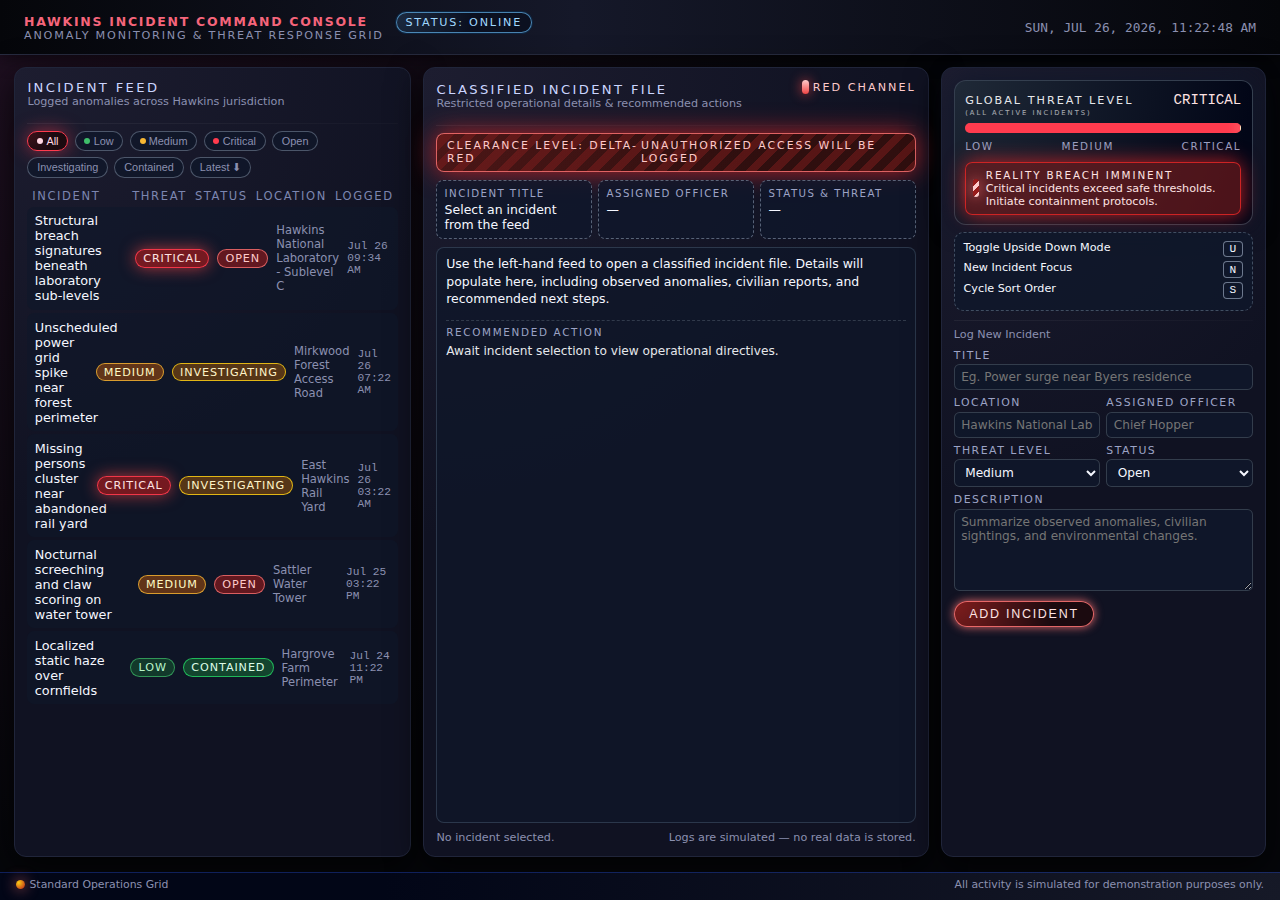
<file: index.html>
<!DOCTYPE html>
<html lang="en">
  
<head>
 <meta charset="UTF-8" />
 <title>Hawkins Incident Command Console</title>
 <meta name="viewport" content="width=device-width, initial-scale=1" />
 <meta name="description"
   content="Browser-based incident command console for monitoring strange events in and around Hawkins." />
 <link rel="stylesheet" href="styles.css" />
</head>

<body>
  <div class="shell">
    <header class="top-bar">
      <div class="top-left">
        <div>
          <div class="brand">Hawkins Incident Command Console</div>
          <div class="subtitle">
            Anomaly Monitoring &amp; Threat Response Grid
          </div>
        </div>
        <span class="status-pill">Status: Online</span>
      </div>
      <div class="clock" id="clock"></div>
    </header>

    <main class="layout">
      <!-- Incident List -->
      <section class="panel list">
        <div class="panel-header">
          <div>
            <div class="panel-title">Incident Feed</div>
            <div class="panel-subtitle">
              Logged anomalies across Hawkins jurisdiction
            </div>
          </div>
        </div>
        <div class="divider"></div>

        <div class="filters">
          <button class="chip active" data-threat-filter="All">
            <span class="chip-dot"></span> All
          </button>
          <button class="chip" data-threat-filter="Low">
            <span class="chip-dot" style="background: var(--threat-low)"></span>
            Low
          </button>
          <button class="chip" data-threat-filter="Medium">
            <span class="chip-dot" style="background: var(--threat-medium)"></span>
            Medium
          </button>
          <button class="chip" data-threat-filter="Critical">
            <span class="chip-dot" style="background: var(--threat-critical)"></span>
            Critical
          </button>
          <button class="chip" data-status-filter="Open">Open</button>
          <button class="chip" data-status-filter="Investigating">
            Investigating
          </button>
          <button class="chip" data-status-filter="Contained">
            Contained
          </button>
          <button class="chip" id="sortToggle" data-sort="desc">
            Latest ⬇
          </button>
        </div>

        <div class="table-header">
          <span>Incident</span>
          <span>Threat</span>
          <span>Status</span>
          <span>Location</span>
          <span>Logged</span>
        </div>
        <div class="incident-list" id="incidentList"></div>
      </section>

      <!-- Details Panel -->
      <section class="panel details">
        <div class="panel-header">
          <div>
            <div class="panel-title">Classified Incident File</div>
            <div class="panel-subtitle">
              Restricted operational details &amp; recommended actions
            </div>
          </div>
          <div class="threat-indicator">
            <div class="threat-dot"></div>
            <span style="
                  font-size: 0.7rem;
                  text-transform: uppercase;
                  letter-spacing: 0.18em;
                  color: #fecaca;
                ">
              Red Channel
            </span>
          </div>
        </div>
        <div class="divider"></div>

        <div class="details-body">
          <div class="classification-bar">
            <span> Clearance Level: Delta-Red </span>
            <span> Unauthorized access will be logged </span>
          </div>

          <div class="detail-meta">
            <div class="meta-block">
              <div class="meta-label">Incident Title</div>
              <div class="meta-value" id="detailTitle">
                Select an incident from the feed
              </div>
            </div>
            <div class="meta-block">
              <div class="meta-label">Assigned Officer</div>
              <div class="meta-value" id="detailOfficer">—</div>
            </div>
            <div class="meta-block">
              <div class="meta-label">Status &amp; Threat</div>
              <div class="meta-value" id="detailStatusThreat">—</div>
            </div>
          </div>

          <div class="detail-scroll">
            <div id="detailDescription">
              Use the left-hand feed to open a classified incident file.
              Details will populate here, including observed anomalies,
              civilian reports, and recommended next steps.
            </div>
            <div class="tags" id="detailTags"></div>
            <div class="recommended-action" id="detailAction">
              <span class="action-label">Recommended Action</span>
              <span>
                Await incident selection to view operational directives.
              </span>
            </div>
          </div>

          <div class="detail-footer">
            <span id="detailMeta">No incident selected.</span>
            <span>Logs are simulated &mdash; no real data is stored.</span>
          </div>
        </div>
      </section>

      <!-- Sidebar: Threat Meter + New Incident -->
      <aside class="panel sidebar">
        <div class="threat-meter">
          <div class="threat-header">
            <div class="threat-label">
              Global Threat Level
              <div style="font-size: 0.6em; opacity: 0.7; margin-top: 2px;">(All Active Incidents)</div>
            </div>
            <div class="threat-value" id="threatValue">MEDIUM</div>
          </div>

          <div class="meter-track">
            <div class="meter-fill" id="meterFill"></div>
            <div class="meter-marker" id="meterMarker" style="left: 48%"></div>
          </div>

          <div class="threat-scale">
            <span>Low</span>
            <span>Medium</span>
            <span>Critical</span>
          </div>

          <div class="breach-warning" id="breachWarning" style="display: none">
            <div class="breach-indicator"></div>
            <div>
              <div style="
                    text-transform: uppercase;
                    letter-spacing: 0.18em;
                    font-size: 0.65rem;
                    margin-bottom: 0.08rem;
                  ">
                Reality Breach Imminent
              </div>
              <div style="font-size: 0.7rem">
                Critical incidents exceed safe thresholds. Initiate containment
                protocols.
              </div>
            </div>
          </div>
        </div>

        <div class="hotkeys" style="margin-top: 0.45rem">
          <div class="hotkey-row">
            <span>Toggle Upside Down Mode</span>
            <span class="kbd">U</span>
          </div>
          <div class="hotkey-row">
            <span>New Incident Focus</span>
            <span class="kbd">N</span>
          </div>
          <div class="hotkey-row">
            <span>Cycle Sort Order</span>
            <span class="kbd">S</span>
          </div>
        </div>

        <div class="divider" style="margin-top: 0.55rem"></div>

        <form class="form" id="incidentForm" autocomplete="off">
          <div class="panel-subtitle" style="margin-bottom: 0.1rem">
            Log New Incident
          </div>

          <div class="field">
            <label class="label" for="titleInput">Title</label>
            <input id="titleInput" name="title" required placeholder="Eg. Power surge near Byers residence" />
          </div>

          <div class="form-row">
            <div class="field">
              <label class="label" for="locationInput">Location</label>
              <input id="locationInput" name="location" required placeholder="Hawkins National Laboratory" />
            </div>
            <div class="field">
              <label class="label" for="officerInput">Assigned Officer</label>
              <input id="officerInput" name="officer" placeholder="Chief Hopper" />
            </div>
          </div>

          <div class="form-row">
            <div class="field">
              <label class="label" for="threatInput">Threat Level</label>
              <select id="threatInput" name="threat" required>
                <option value="Low">Low</option>
                <option value="Medium" selected>Medium</option>
                <option value="Critical">Critical</option>
              </select>
            </div>
            <div class="field">
              <label class="label" for="statusInput">Status</label>
              <select id="statusInput" name="status" required>
                <option value="Open" selected>Open</option>
                <option value="Investigating">Investigating</option>
                <option value="Contained">Contained</option>
              </select>
            </div>
          </div>

          <div class="field">
            <label class="label" for="descriptionInput">Description</label>
            <textarea id="descriptionInput" name="description"
              placeholder="Summarize observed anomalies, civilian sightings, and environmental changes."></textarea>
          </div>

          <div class="submit-row">
            <button type="submit" class="btn-primary">Add Incident</button>
            <div class="confirmation" id="confirmation">
              Incident logged to console.
            </div>
          </div>
        </form>
      </aside>
    </main>

    <footer class="footer">
      <span class="mode-indicator">
        <span class="mode-dot"></span>
        <span id="modeLabel">Standard Operations Grid</span>
      </span>
      <span>All activity is simulated for demonstration purposes only.</span>
    </footer>
  </div>

  <script src="main.js"></script>
</body>

</html>
</file>
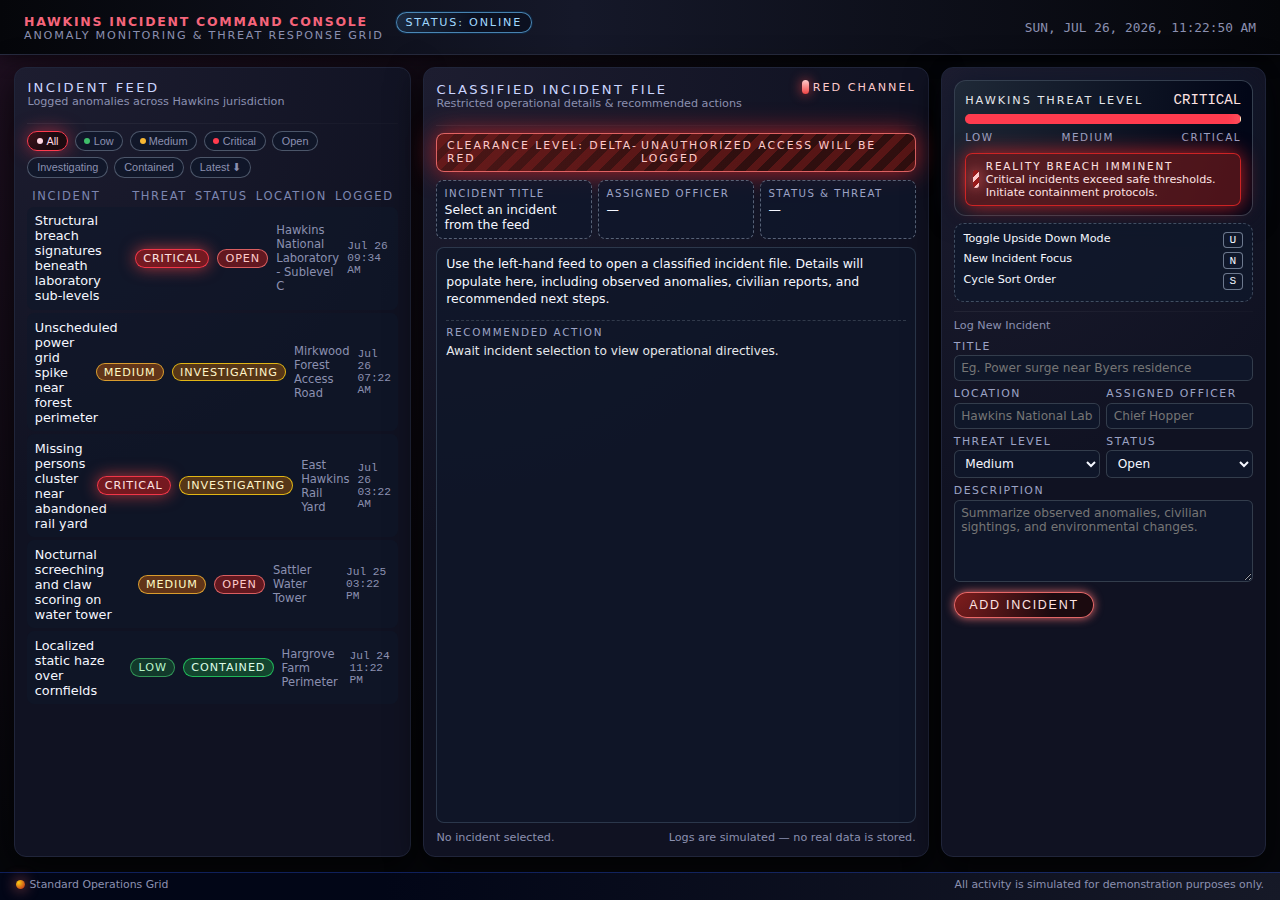
<file: src/index.html>
<!DOCTYPE html>
<html lang="en">
  <head>
    <meta charset="UTF-8" />
    <title>Hawkins Incident Command Console</title>
    <meta name="viewport" content="width=device-width, initial-scale=1" />
    <meta
      name="description"
      content="Browser-based incident command console for monitoring strange events in and around Hawkins."
    />
    <link rel="stylesheet" href="styles.css" />
  </head>
  <body>
    <div class="shell">
      <header class="top-bar">
        <div class="top-left">
          <div>
            <div class="brand">Hawkins Incident Command Console</div>
            <div class="subtitle">
              Anomaly Monitoring &amp; Threat Response Grid
            </div>
          </div>
          <span class="status-pill">Status: Online</span>
        </div>
        <div class="clock" id="clock"></div>
      </header>

      <main class="layout">
        <!-- Incident List -->
        <section class="panel list">
          <div class="panel-header">
            <div>
              <div class="panel-title">Incident Feed</div>
              <div class="panel-subtitle">
                Logged anomalies across Hawkins jurisdiction
              </div>
            </div>
          </div>
          <div class="divider"></div>

          <div class="filters">
            <button class="chip active" data-threat-filter="All">
              <span class="chip-dot"></span> All
            </button>
            <button class="chip" data-threat-filter="Low">
              <span class="chip-dot" style="background: var(--threat-low)"></span>
              Low
            </button>
            <button class="chip" data-threat-filter="Medium">
              <span
                class="chip-dot"
                style="background: var(--threat-medium)"
              ></span>
              Medium
            </button>
            <button class="chip" data-threat-filter="Critical">
              <span
                class="chip-dot"
                style="background: var(--threat-critical)"
              ></span>
              Critical
            </button>
            <button class="chip" data-status-filter="Open">Open</button>
            <button class="chip" data-status-filter="Investigating">
              Investigating
            </button>
            <button class="chip" data-status-filter="Contained">
              Contained
            </button>
            <button class="chip" id="sortToggle" data-sort="desc">
              Latest ⬇
            </button>
          </div>

          <div class="table-header">
            <span>Incident</span>
            <span>Threat</span>
            <span>Status</span>
            <span>Location</span>
            <span>Logged</span>
          </div>
          <div class="incident-list" id="incidentList"></div>
        </section>

        <!-- Details Panel -->
        <section class="panel details">
          <div class="panel-header">
            <div>
              <div class="panel-title">Classified Incident File</div>
              <div class="panel-subtitle">
                Restricted operational details &amp; recommended actions
              </div>
            </div>
            <div class="threat-indicator">
              <div class="threat-dot"></div>
              <span
                style="
                  font-size: 0.7rem;
                  text-transform: uppercase;
                  letter-spacing: 0.18em;
                  color: #fecaca;
                "
              >
                Red Channel
              </span>
            </div>
          </div>
          <div class="divider"></div>

          <div class="details-body">
            <div class="classification-bar">
              <span> Clearance Level: Delta-Red </span>
              <span> Unauthorized access will be logged </span>
            </div>

            <div class="detail-meta">
              <div class="meta-block">
                <div class="meta-label">Incident Title</div>
                <div class="meta-value" id="detailTitle">
                  Select an incident from the feed
                </div>
              </div>
              <div class="meta-block">
                <div class="meta-label">Assigned Officer</div>
                <div class="meta-value" id="detailOfficer">—</div>
              </div>
              <div class="meta-block">
                <div class="meta-label">Status &amp; Threat</div>
                <div class="meta-value" id="detailStatusThreat">—</div>
              </div>
            </div>

            <div class="detail-scroll">
              <div id="detailDescription">
                Use the left-hand feed to open a classified incident file.
                Details will populate here, including observed anomalies,
                civilian reports, and recommended next steps.
              </div>
              <div class="tags" id="detailTags"></div>
              <div class="recommended-action" id="detailAction">
                <span class="action-label">Recommended Action</span>
                <span>
                  Await incident selection to view operational directives.
                </span>
              </div>
            </div>

            <div class="detail-footer">
              <span id="detailMeta">No incident selected.</span>
              <span>Logs are simulated &mdash; no real data is stored.</span>
            </div>
          </div>
        </section>

        <!-- Sidebar: Threat Meter + New Incident -->
        <aside class="panel sidebar">
          <div class="threat-meter">
            <div class="threat-header">
              <div class="threat-label">Hawkins Threat Level</div>
              <div class="threat-value" id="threatValue">MEDIUM</div>
            </div>

            <div class="meter-track">
              <div class="meter-fill" id="meterFill"></div>
              <div class="meter-marker" id="meterMarker" style="left: 48%"></div>
            </div>

            <div class="threat-scale">
              <span>Low</span>
              <span>Medium</span>
              <span>Critical</span>
            </div>

            <div
              class="breach-warning"
              id="breachWarning"
              style="display: none"
            >
              <div class="breach-indicator"></div>
              <div>
                <div
                  style="
                    text-transform: uppercase;
                    letter-spacing: 0.18em;
                    font-size: 0.65rem;
                    margin-bottom: 0.08rem;
                  "
                >
                  Reality Breach Imminent
                </div>
                <div style="font-size: 0.7rem">
                  Critical incidents exceed safe thresholds. Initiate containment
                  protocols.
                </div>
              </div>
            </div>
          </div>

          <div class="hotkeys" style="margin-top: 0.45rem">
            <div class="hotkey-row">
              <span>Toggle Upside Down Mode</span>
              <span class="kbd">U</span>
            </div>
            <div class="hotkey-row">
              <span>New Incident Focus</span>
              <span class="kbd">N</span>
            </div>
            <div class="hotkey-row">
              <span>Cycle Sort Order</span>
              <span class="kbd">S</span>
            </div>
          </div>

          <div class="divider" style="margin-top: 0.55rem"></div>

          <form class="form" id="incidentForm" autocomplete="off">
            <div class="panel-subtitle" style="margin-bottom: 0.1rem">
              Log New Incident
            </div>

            <div class="field">
              <label class="label" for="titleInput">Title</label>
              <input
                id="titleInput"
                name="title"
                required
                placeholder="Eg. Power surge near Byers residence"
              />
            </div>

            <div class="form-row">
              <div class="field">
                <label class="label" for="locationInput">Location</label>
                <input
                  id="locationInput"
                  name="location"
                  required
                  placeholder="Hawkins National Laboratory"
                />
              </div>
              <div class="field">
                <label class="label" for="officerInput">Assigned Officer</label>
                <input
                  id="officerInput"
                  name="officer"
                  placeholder="Chief Hopper"
                />
              </div>
            </div>

            <div class="form-row">
              <div class="field">
                <label class="label" for="threatInput">Threat Level</label>
                <select id="threatInput" name="threat" required>
                  <option value="Low">Low</option>
                  <option value="Medium" selected>Medium</option>
                  <option value="Critical">Critical</option>
                </select>
              </div>
              <div class="field">
                <label class="label" for="statusInput">Status</label>
                <select id="statusInput" name="status" required>
                  <option value="Open" selected>Open</option>
                  <option value="Investigating">Investigating</option>
                  <option value="Contained">Contained</option>
                </select>
              </div>
            </div>

            <div class="field">
              <label class="label" for="descriptionInput">Description</label>
              <textarea
                id="descriptionInput"
                name="description"
                placeholder="Summarize observed anomalies, civilian sightings, and environmental changes."
              ></textarea>
            </div>

            <div class="submit-row">
              <button type="submit" class="btn-primary">Add Incident</button>
              <div class="confirmation" id="confirmation">
                Incident logged to console.
              </div>
            </div>
          </form>
        </aside>
      </main>

      <footer class="footer">
        <span class="mode-indicator">
          <span class="mode-dot"></span>
          <span id="modeLabel">Standard Operations Grid</span>
        </span>
        <span>All activity is simulated for demonstration purposes only.</span>
      </footer>
    </div>

    <script src="main.js"></script>
  </body>
</html>
</file>
<file: styles.css>
:root {
  --bg: #05060a;
  --bg-alt: #0b0d16;
  --panel: #111320;
  --panel-alt: #151829;
  --accent: #ff3b4e;
  --accent-soft: rgba(255, 59, 78, 0.22);
  --accent-alt: #ffb347;
  --text: #f5f7ff;
  --muted: #8b90b0;
  --border-subtle: #20253a;
  --threat-low: #3fbf6b;
  --threat-medium: #f7b733;
  --threat-critical: #ff3b4e;
  --status-open: #ff3b4e;
  --status-investigating: #f7b733;
  --status-contained: #3fbf6b;
}

* {
  box-sizing: border-box;
}

html,
body {
  margin: 0;
  padding: 0;
  height: 100%;
  font-family: system-ui, -apple-system, BlinkMacSystemFont, "Segoe UI",
    sans-serif;
  background: radial-gradient(circle at 0 0, #201022 0, #05060a 55%);
  color: var(--text);
}

body {
  display: flex;
  flex-direction: column;
}

.shell {
  flex: 1;
  display: flex;
  flex-direction: column;
  min-height: 0;
}

.top-bar {
  display: flex;
  align-items: center;
  justify-content: space-between;
  padding: 0.75rem 1.5rem;
  background: linear-gradient(to right, #05060a, #151829 45%, #05060a);
  border-bottom: 1px solid #272b3f;
  box-shadow: 0 0 20px rgba(0, 0, 0, 0.7);
}

.top-left {
  display: flex;
  align-items: baseline;
  gap: 0.75rem;
}

.brand {
  font-weight: 600;
  letter-spacing: 0.14em;
  text-transform: uppercase;
  font-size: 0.78rem;
  color: #f5657b;
}

.subtitle {
  font-size: 0.7rem;
  color: var(--muted);
  text-transform: uppercase;
  letter-spacing: 0.16em;
}

.status-pill {
  font-size: 0.7rem;
  padding: 0.2rem 0.55rem;
  border-radius: 999px;
  border: 1px solid rgba(99, 179, 237, 0.7);
  color: #a0d8ff;
  text-transform: uppercase;
  letter-spacing: 0.16em;
  background: radial-gradient(circle at 0 0, #1b2a40 0, #0b1020 55%);
  box-shadow: 0 0 0 1px rgba(10, 45, 80, 0.6);
}

.clock {
  font-family: "SF Mono", ui-monospace, Menlo, Monaco, "Cascadia Code",
    monospace;
  font-size: 0.8rem;
  color: var(--muted);
}

.layout {
  flex: 1;
  display: grid;
  grid-template-columns: minmax(0, 2.2fr) minmax(0, 2.8fr) minmax(260px, 1.8fr);
  gap: 0.75rem;
  padding: 0.75rem 0.9rem 0.9rem;
  min-height: 0;
}

.panel {
  background: radial-gradient(circle at 0 0, #1d1d30 0, #101222 50%);
  border-radius: 0.75rem;
  border: 1px solid var(--border-subtle);
  box-shadow: 0 10px 35px rgba(0, 0, 0, 0.75);
  padding: 0.75rem;
  display: flex;
  flex-direction: column;
  min-height: 0;
}

.panel-header {
  display: flex;
  justify-content: space-between;
  align-items: baseline;
  margin-bottom: 0.5rem;
}

.panel-title {
  font-size: 0.82rem;
  text-transform: uppercase;
  letter-spacing: 0.18em;
  color: #cbd5ff;
}

.panel-subtitle {
  font-size: 0.7rem;
  color: var(--muted);
}

.divider {
  height: 1px;
  margin: 0.4rem 0 0.45rem;
  background: linear-gradient(to right,
      rgba(255, 255, 255, 0.06),
      rgba(255, 255, 255, 0.02));
}

.filters {
  display: flex;
  flex-wrap: wrap;
  gap: 0.4rem;
  margin-bottom: 0.4rem;
}

.chip {
  padding: 0.18rem 0.55rem;
  border-radius: 999px;
  font-size: 0.68rem;
  border: 1px solid rgba(148, 163, 184, 0.45);
  color: var(--muted);
  background: rgba(15, 23, 42, 0.75);
  cursor: pointer;
  display: inline-flex;
  align-items: center;
  gap: 0.2rem;
}

.chip.active {
  border-color: var(--accent);
  color: #fed7e2;
  background: radial-gradient(circle at 0 0, #3d121a 0, #1b0a0f 60%);
  box-shadow: 0 0 18px rgba(255, 59, 78, 0.55);
}

.chip-dot {
  width: 6px;
  height: 6px;
  border-radius: 999px;
  background: currentColor;
}

.table-header,
.incident-row {
  display: grid;
  grid-template-columns: minmax(0, 1.9fr) 0.9fr 0.9fr 1.3fr 0.9fr;
  gap: 0.5rem;
  align-items: center;
  font-size: 0.72rem;
}

.table-header {
  text-transform: uppercase;
  letter-spacing: 0.14em;
  color: #7c86b0;
  padding: 0.3rem 0.3rem 0.25rem;
}

.incident-list {
  overflow: auto;
  padding-right: 0.25rem;
  margin-right: -0.25rem;
}

.incident-row {
  padding: 0.35rem 0.4rem;
  border-radius: 0.45rem;
  margin-bottom: 0.18rem;
  background: rgba(15, 23, 42, 0.55);
  border: 1px solid transparent;
  cursor: pointer;
  position: relative;
}

.incident-row.active {
  border-color: var(--accent);
  box-shadow: 0 0 0 1px rgba(255, 59, 78, 0.4),
    0 0 24px rgba(255, 59, 78, 0.35);
}

.incident-row:hover:not(.active) {
  background: rgba(15, 23, 42, 0.9);
  border-color: rgba(148, 163, 184, 0.35);
}

.incident-title {
  font-size: 0.8rem;
  font-weight: 500;
}

.pill {
  display: inline-flex;
  align-items: center;
  justify-content: center;
  padding: 0.12rem 0.45rem;
  border-radius: 999px;
  font-size: 0.7rem;
  letter-spacing: 0.08em;
  text-transform: uppercase;
  border: 1px solid transparent;
  white-space: nowrap;
}

.pill.threat-low {
  border-color: rgba(63, 191, 107, 0.7);
  color: #b9f6ca;
  background: rgba(22, 101, 52, 0.45);
}

.pill.threat-medium {
  border-color: rgba(247, 183, 51, 0.8);
  color: #fef9c3;
  background: rgba(180, 83, 9, 0.5);
}

.pill.threat-critical {
  border-color: rgba(255, 59, 78, 0.9);
  color: #fee2e2;
  background: rgba(185, 28, 28, 0.6);
  box-shadow: 0 0 16px rgba(239, 68, 68, 0.7);
}

.pill.status-open {
  border-color: rgba(248, 113, 113, 0.8);
  color: #fecaca;
  background: rgba(153, 27, 27, 0.6);
}

.pill.status-investigating {
  border-color: rgba(250, 204, 21, 0.85);
  color: #fef3c7;
  background: rgba(133, 77, 14, 0.6);
}

.pill.status-contained {
  border-color: rgba(34, 197, 94, 0.9);
  color: #dcfce7;
  background: rgba(22, 101, 52, 0.6);
}

.timestamp {
  font-family: ui-monospace, SFMono-Regular, Menlo, Monaco, Consolas,
    "Liberation Mono", "Courier New", monospace;
  font-size: 0.7rem;
  color: var(--muted);
}

.threat-indicator {
  display: inline-flex;
  align-items: center;
  gap: 0.2rem;
}

.threat-dot {
  width: 7px;
  height: 14px;
  border-radius: 999px;
  background: linear-gradient(to bottom, #fecaca, #ef4444);
  box-shadow: 0 0 12px rgba(239, 68, 68, 0.9);
}

.details-body {
  flex: 1;
  display: grid;
  grid-template-rows: auto auto 1fr auto;
  gap: 0.5rem;
  min-height: 0;
}

.classification-bar {
  display: flex;
  justify-content: space-between;
  font-size: 0.68rem;
  text-transform: uppercase;
  letter-spacing: 0.18em;
  color: #fecaca;
  background: repeating-linear-gradient(-45deg,
      rgba(127, 29, 29, 0.6),
      rgba(127, 29, 29, 0.6) 8px,
      rgba(127, 29, 29, 0.2) 8px,
      rgba(127, 29, 29, 0.2) 16px),
    radial-gradient(circle at 0 0, #3f1515 0, #1b0b0b 65%);
  border-radius: 0.5rem;
  padding: 0.35rem 0.6rem;
  border: 1px solid rgba(248, 113, 113, 0.85);
  box-shadow: 0 0 26px rgba(220, 38, 38, 0.8);
}

.detail-meta {
  display: grid;
  grid-template-columns: repeat(3, minmax(0, 1fr));
  gap: 0.4rem;
  font-size: 0.72rem;
}

.meta-block {
  background: rgba(15, 23, 42, 0.8);
  border-radius: 0.45rem;
  padding: 0.38rem 0.45rem;
  border: 1px dashed rgba(148, 163, 184, 0.55);
}

.meta-label {
  font-size: 0.64rem;
  text-transform: uppercase;
  letter-spacing: 0.14em;
  color: #9ca3c5;
  margin-bottom: 0.18rem;
}

.meta-value {
  font-size: 0.78rem;
}

.detail-scroll {
  background: rgba(15, 23, 42, 0.75);
  border-radius: 0.5rem;
  border: 1px solid rgba(51, 65, 85, 0.8);
  padding: 0.45rem 0.55rem;
  overflow: auto;
  font-size: 0.78rem;
  line-height: 1.4;
}

.tags {
  display: flex;
  flex-wrap: wrap;
  gap: 0.28rem;
  margin-top: 0.3rem;
}

.tag {
  padding: 0.12rem 0.4rem;
  border-radius: 999px;
  border: 1px solid rgba(148, 163, 184, 0.5);
  font-size: 0.68rem;
  text-transform: uppercase;
  letter-spacing: 0.08em;
  color: #a5b4fc;
  background: rgba(30, 64, 175, 0.35);
}

.recommended-action {
  margin-top: 0.45rem;
  font-size: 0.76rem;
  color: #e5e7eb;
  padding-top: 0.3rem;
  border-top: 1px dashed rgba(55, 65, 81, 0.85);
}

.action-label {
  text-transform: uppercase;
  letter-spacing: 0.16em;
  font-size: 0.65rem;
  color: #9ca3c5;
  margin-bottom: 0.18rem;
  display: block;
}

.detail-footer {
  display: flex;
  justify-content: space-between;
  align-items: center;
  font-size: 0.7rem;
  color: var(--muted);
}

.threat-meter {
  background: radial-gradient(circle at 0 0, #1f2937 0, #020617 90%);
  border-radius: 0.75rem;
  padding: 0.65rem 0.65rem 0.6rem;
  border: 1px solid rgba(55, 65, 81, 0.95);
  box-shadow: 0 0 26px rgba(15, 23, 42, 0.9);
  display: flex;
  flex-direction: column;
  gap: 0.4rem;
}

.threat-header {
  display: flex;
  justify-content: space-between;
  align-items: baseline;
}

.threat-label {
  font-size: 0.7rem;
  text-transform: uppercase;
  letter-spacing: 0.18em;
  color: #e5e7eb;
}

.threat-value {
  font-family: ui-monospace, SFMono-Regular, Menlo, Monaco, Consolas,
    "Liberation Mono", "Courier New", monospace;
  font-size: 0.88rem;
  color: #fee2e2;
}

.meter-track {
  position: relative;
  height: 0.65rem;
  border-radius: 999px;
  background: linear-gradient(to right,
      rgba(22, 163, 74, 0.3),
      rgba(250, 204, 21, 0.25),
      rgba(239, 68, 68, 0.4));
  overflow: hidden;
}

.meter-fill {
  position: absolute;
  inset: 0;
  width: 40%;
  background: linear-gradient(to right,
      rgba(74, 222, 128, 0.4),
      rgba(250, 204, 21, 0.6),
      rgba(239, 68, 68, 0.95));
  box-shadow: 0 0 22px rgba(248, 113, 113, 0.9);
  transition: width 1.2s cubic-bezier(0.22, 1, 0.36, 1);
}

.meter-marker {
  position: absolute;
  top: -0.18rem;
  width: 2px;
  height: 1rem;
  border-radius: 999px;
  background: #fef3c7;
  box-shadow: 0 0 12px rgba(250, 250, 210, 0.8);
  transform: translateX(-50%);
  transition: left 1.2s cubic-bezier(0.22, 1, 0.36, 1);
}

.threat-scale {
  display: flex;
  justify-content: space-between;
  font-size: 0.65rem;
  text-transform: uppercase;
  letter-spacing: 0.15em;
  color: #9ca3c5;
}

.breach-warning {
  margin-top: 0.25rem;
  font-size: 0.74rem;
  color: #fee2e2;
  background: rgba(127, 29, 29, 0.6);
  border-radius: 0.45rem;
  border: 1px solid rgba(220, 38, 38, 0.9);
  padding: 0.35rem 0.45rem;
  display: flex;
  align-items: center;
  gap: 0.4rem;
  box-shadow: 0 0 20px rgba(220, 38, 38, 0.85);
}

.breach-indicator {
  width: 10px;
  height: 18px;
  border-radius: 999px;
  background: repeating-linear-gradient(-45deg,
      #fecaca,
      #fecaca 4px,
      #991b1b 4px,
      #991b1b 8px);
  box-shadow: 0 0 14px rgba(248, 113, 113, 1);
}

.hotkeys {
  background: rgba(15, 23, 42, 0.9);
  border-radius: 0.6rem;
  border: 1px dashed rgba(71, 85, 105, 0.9);
  padding: 0.45rem 0.55rem;
  font-size: 0.7rem;
}

.hotkey-row {
  display: flex;
  justify-content: space-between;
  margin-bottom: 0.24rem;
}

.kbd {
  border-radius: 0.25rem;
  border: 1px solid rgba(148, 163, 184, 0.7);
  background: rgba(15, 23, 42, 0.9);
  padding: 0.09rem 0.35rem;
  font-size: 0.7rem;
  font-family: ui-monospace, SFMono-Regular, Menlo, Monaco, Consolas,
    "Liberation Mono", "Courier New", monospace;
}

.form {
  display: grid;
  gap: 0.4rem;
  font-size: 0.76rem;
}

.form-row {
  display: grid;
  grid-template-columns: repeat(2, minmax(0, 1fr));
  gap: 0.4rem;
}

.field {
  display: flex;
  flex-direction: column;
  gap: 0.16rem;
}

.label {
  font-size: 0.68rem;
  text-transform: uppercase;
  letter-spacing: 0.14em;
  color: #9ca3c5;
}

input,
select,
textarea {
  font: inherit;
  color: inherit;
  background: rgba(15, 23, 42, 0.9);
  border-radius: 0.35rem;
  border: 1px solid rgba(55, 65, 81, 0.9);
  padding: 0.3rem 0.4rem;
  outline: none;
  transition: border 120ms ease, box-shadow 120ms ease, background 120ms ease;
}

input:focus,
select:focus,
textarea:focus {
  border-color: var(--accent);
  box-shadow: 0 0 0 1px rgba(248, 113, 113, 0.7);
  background: rgba(15, 23, 42, 0.95);
}

textarea {
  min-height: 82px;
  resize: vertical;
}

.submit-row {
  display: flex;
  justify-content: space-between;
  align-items: center;
  margin-top: 0.2rem;
}

.btn-primary {
  border-radius: 999px;
  padding: 0.32rem 0.9rem;
  font-size: 0.78rem;
  border: 1px solid rgba(248, 113, 113, 0.9);
  text-transform: uppercase;
  letter-spacing: 0.14em;
  background: radial-gradient(circle at 0 0, #7f1d1d 0, #1b0a0f 70%);
  color: #fee2e2;
  cursor: pointer;
  box-shadow: 0 0 10px rgba(248, 113, 113, 0.9);
}

.btn-primary:hover {
  box-shadow: 0 0 18px rgba(248, 113, 113, 1);
  transform: translateY(-0.5px);
}

.confirmation {
  font-size: 0.7rem;
  color: #bbf7d0;
  opacity: 0;
  transform: translateY(2px);
  transition: opacity 180ms ease, transform 180ms ease;
}

.confirmation.visible {
  opacity: 1;
  transform: translateY(0);
}

.footer {
  padding: 0.35rem 1rem 0.55rem;
  font-size: 0.68rem;
  color: var(--muted);
  display: flex;
  justify-content: space-between;
  align-items: center;
  border-top: 1px solid rgba(30, 64, 175, 0.45);
  background: radial-gradient(circle at 100% 100%, #161927 0, #020617 70%);
}

.mode-indicator {
  display: inline-flex;
  align-items: center;
  gap: 0.28rem;
}

.mode-dot {
  width: 9px;
  height: 9px;
  border-radius: 999px;
  background: radial-gradient(circle at 30% 30%, #facc15, #b91c1c);
  box-shadow: 0 0 14px rgba(248, 113, 113, 0.9);
}

/* Upside Down Mode */
body.upside-down {
  background: radial-gradient(circle at 0 100%, #020617 0, #000 55%);
  color: #e5e7eb;
  filter: contrast(1.02) saturate(1.1);
}

body.upside-down .panel {
  background: radial-gradient(circle at 0 0, #070711 0, #020617 70%);
  border-color: #1f2937;
  box-shadow: 0 0 40px rgba(15, 23, 42, 0.95);
}

body.upside-down .incident-row {
  background: rgba(15, 23, 42, 0.95);
  border-color: rgba(148, 163, 184, 0.4);
}

body.upside-down .incident-row:hover:not(.active) {
  background: rgba(15, 23, 42, 1);
  border-color: rgba(148, 163, 184, 0.7);
}

body.upside-down .classification-bar {
  filter: hue-rotate(-25deg) saturate(1.2);
}

body.upside-down .threat-meter {
  background: radial-gradient(circle at 0 0, #020617 0, #0f172a 75%);
}

body.upside-down .meter-fill {
  animation: pulse 1.4s ease-in-out infinite alternate;
}

body.upside-down .incident-row[data-threat="Critical"] {
  box-shadow: 0 0 30px rgba(248, 113, 113, 0.9);
  transform: translateY(-0.5px);
}

@keyframes pulse {
  from {
    box-shadow: 0 0 16px rgba(248, 113, 113, 0.7);
  }

  to {
    box-shadow: 0 0 30px rgba(248, 113, 113, 1);
  }
}

@media (max-width: 1120px) {
  .layout {
    grid-template-columns: minmax(0, 2.2fr) minmax(0, 2.6fr);
    grid-template-rows: minmax(260px, 1.4fr) minmax(0, 2.2fr);
    grid-template-areas:
      "list threat"
      "details details";
  }

  .panel.list {
    grid-area: list;
  }

  .panel.details {
    grid-area: details;
  }

  .panel.sidebar {
    grid-area: threat;
  }
}

@media (max-width: 768px) {

  html,
  body {
    height: auto;
    min-height: 100%;
    overflow-y: auto;
    /* Allow natural page scrolling */
  }

  .shell {
    height: auto;
    overflow: visible;
  }

  .top-bar {
    flex-direction: column;
    align-items: flex-start;
    gap: 0.35rem;
    position: sticky;
    top: 0;
    z-index: 50;
  }

  .layout {
    display: flex;
    flex-direction: column;
    gap: 1rem;
    padding: 1rem;
    height: auto;
    overflow: visible;
  }

  /* Reset any grid properties from desktop */
  .panel {
    min-height: 0;
    /* reset */
    height: auto;
  }

  .panel.sidebar {
    order: 1;
    /* Threat meter first */
  }

  .panel.list {
    order: 2;
    /* Incident list second */
    min-height: 400px;
    max-height: 80vh;
    /* Allow list to be tall but not infinite */
  }

  .panel.details {
    order: 3;
    /* Details last */
  }

  /* Adjust table for small screens */
  .table-header,
  .incident-row {
    grid-template-columns: 1fr 0.5fr 0.6fr;
    /* Title, Threat, Status */
    gap: 0.3rem;
  }

  .table-header span:nth-child(4),
  .table-header span:nth-child(5),
  .incident-row div:nth-child(4),
  .incident-row div:nth-child(5) {
    display: none;
    /* Hide Location and Logged columns */
  }

  .form-row {
    grid-template-columns: 1fr;
  }

  .threat-meter {
    margin-bottom: 0;
  }
}
</file>
<file: src/styles.css>
:root {
  --bg: #05060a;
  --bg-alt: #0b0d16;
  --panel: #111320;
  --panel-alt: #151829;
  --accent: #ff3b4e;
  --accent-soft: rgba(255, 59, 78, 0.22);
  --accent-alt: #ffb347;
  --text: #f5f7ff;
  --muted: #8b90b0;
  --border-subtle: #20253a;
  --threat-low: #3fbf6b;
  --threat-medium: #f7b733;
  --threat-critical: #ff3b4e;
  --status-open: #ff3b4e;
  --status-investigating: #f7b733;
  --status-contained: #3fbf6b;
}

* {
  box-sizing: border-box;
}

html,
body {
  margin: 0;
  padding: 0;
  height: 100%;
  font-family: system-ui, -apple-system, BlinkMacSystemFont, "Segoe UI",
    sans-serif;
  background: radial-gradient(circle at 0 0, #201022 0, #05060a 55%);
  color: var(--text);
}

body {
  display: flex;
  flex-direction: column;
}

.shell {
  flex: 1;
  display: flex;
  flex-direction: column;
  min-height: 0;
}

.top-bar {
  display: flex;
  align-items: center;
  justify-content: space-between;
  padding: 0.75rem 1.5rem;
  background: linear-gradient(to right, #05060a, #151829 45%, #05060a);
  border-bottom: 1px solid #272b3f;
  box-shadow: 0 0 20px rgba(0, 0, 0, 0.7);
}

.top-left {
  display: flex;
  align-items: baseline;
  gap: 0.75rem;
}

.brand {
  font-weight: 600;
  letter-spacing: 0.14em;
  text-transform: uppercase;
  font-size: 0.78rem;
  color: #f5657b;
}

.subtitle {
  font-size: 0.7rem;
  color: var(--muted);
  text-transform: uppercase;
  letter-spacing: 0.16em;
}

.status-pill {
  font-size: 0.7rem;
  padding: 0.2rem 0.55rem;
  border-radius: 999px;
  border: 1px solid rgba(99, 179, 237, 0.7);
  color: #a0d8ff;
  text-transform: uppercase;
  letter-spacing: 0.16em;
  background: radial-gradient(circle at 0 0, #1b2a40 0, #0b1020 55%);
  box-shadow: 0 0 0 1px rgba(10, 45, 80, 0.6);
}

.clock {
  font-family: "SF Mono", ui-monospace, Menlo, Monaco, "Cascadia Code",
    monospace;
  font-size: 0.8rem;
  color: var(--muted);
}

.layout {
  flex: 1;
  display: grid;
  grid-template-columns: minmax(0, 2.2fr) minmax(0, 2.8fr) minmax(260px, 1.8fr);
  gap: 0.75rem;
  padding: 0.75rem 0.9rem 0.9rem;
  min-height: 0;
}

.panel {
  background: radial-gradient(circle at 0 0, #1d1d30 0, #101222 50%);
  border-radius: 0.75rem;
  border: 1px solid var(--border-subtle);
  box-shadow: 0 10px 35px rgba(0, 0, 0, 0.75);
  padding: 0.75rem;
  display: flex;
  flex-direction: column;
  min-height: 0;
}

.panel-header {
  display: flex;
  justify-content: space-between;
  align-items: baseline;
  margin-bottom: 0.5rem;
}

.panel-title {
  font-size: 0.82rem;
  text-transform: uppercase;
  letter-spacing: 0.18em;
  color: #cbd5ff;
}

.panel-subtitle {
  font-size: 0.7rem;
  color: var(--muted);
}

.divider {
  height: 1px;
  margin: 0.4rem 0 0.45rem;
  background: linear-gradient(
    to right,
    rgba(255, 255, 255, 0.06),
    rgba(255, 255, 255, 0.02)
  );
}

.filters {
  display: flex;
  flex-wrap: wrap;
  gap: 0.4rem;
  margin-bottom: 0.4rem;
}

.chip {
  padding: 0.18rem 0.55rem;
  border-radius: 999px;
  font-size: 0.68rem;
  border: 1px solid rgba(148, 163, 184, 0.45);
  color: var(--muted);
  background: rgba(15, 23, 42, 0.75);
  cursor: pointer;
  display: inline-flex;
  align-items: center;
  gap: 0.2rem;
}

.chip.active {
  border-color: var(--accent);
  color: #fed7e2;
  background: radial-gradient(circle at 0 0, #3d121a 0, #1b0a0f 60%);
  box-shadow: 0 0 18px rgba(255, 59, 78, 0.55);
}

.chip-dot {
  width: 6px;
  height: 6px;
  border-radius: 999px;
  background: currentColor;
}

.table-header,
.incident-row {
  display: grid;
  grid-template-columns: minmax(0, 1.9fr) 0.9fr 0.9fr 1.3fr 0.9fr;
  gap: 0.5rem;
  align-items: center;
  font-size: 0.72rem;
}

.table-header {
  text-transform: uppercase;
  letter-spacing: 0.14em;
  color: #7c86b0;
  padding: 0.3rem 0.3rem 0.25rem;
}

.incident-list {
  overflow: auto;
  padding-right: 0.25rem;
  margin-right: -0.25rem;
}

.incident-row {
  padding: 0.35rem 0.4rem;
  border-radius: 0.45rem;
  margin-bottom: 0.18rem;
  background: rgba(15, 23, 42, 0.55);
  border: 1px solid transparent;
  cursor: pointer;
  position: relative;
}

.incident-row.active {
  border-color: var(--accent);
  box-shadow: 0 0 0 1px rgba(255, 59, 78, 0.4),
    0 0 24px rgba(255, 59, 78, 0.35);
}

.incident-row:hover:not(.active) {
  background: rgba(15, 23, 42, 0.9);
  border-color: rgba(148, 163, 184, 0.35);
}

.incident-title {
  font-size: 0.8rem;
  font-weight: 500;
}

.pill {
  display: inline-flex;
  align-items: center;
  justify-content: center;
  padding: 0.12rem 0.45rem;
  border-radius: 999px;
  font-size: 0.7rem;
  letter-spacing: 0.08em;
  text-transform: uppercase;
  border: 1px solid transparent;
  white-space: nowrap;
}

.pill.threat-low {
  border-color: rgba(63, 191, 107, 0.7);
  color: #b9f6ca;
  background: rgba(22, 101, 52, 0.45);
}

.pill.threat-medium {
  border-color: rgba(247, 183, 51, 0.8);
  color: #fef9c3;
  background: rgba(180, 83, 9, 0.5);
}

.pill.threat-critical {
  border-color: rgba(255, 59, 78, 0.9);
  color: #fee2e2;
  background: rgba(185, 28, 28, 0.6);
  box-shadow: 0 0 16px rgba(239, 68, 68, 0.7);
}

.pill.status-open {
  border-color: rgba(248, 113, 113, 0.8);
  color: #fecaca;
  background: rgba(153, 27, 27, 0.6);
}

.pill.status-investigating {
  border-color: rgba(250, 204, 21, 0.85);
  color: #fef3c7;
  background: rgba(133, 77, 14, 0.6);
}

.pill.status-contained {
  border-color: rgba(34, 197, 94, 0.9);
  color: #dcfce7;
  background: rgba(22, 101, 52, 0.6);
}

.timestamp {
  font-family: ui-monospace, SFMono-Regular, Menlo, Monaco, Consolas,
    "Liberation Mono", "Courier New", monospace;
  font-size: 0.7rem;
  color: var(--muted);
}

.threat-indicator {
  display: inline-flex;
  align-items: center;
  gap: 0.2rem;
}

.threat-dot {
  width: 7px;
  height: 14px;
  border-radius: 999px;
  background: linear-gradient(to bottom, #fecaca, #ef4444);
  box-shadow: 0 0 12px rgba(239, 68, 68, 0.9);
}

.details-body {
  flex: 1;
  display: grid;
  grid-template-rows: auto auto 1fr auto;
  gap: 0.5rem;
  min-height: 0;
}

.classification-bar {
  display: flex;
  justify-content: space-between;
  font-size: 0.68rem;
  text-transform: uppercase;
  letter-spacing: 0.18em;
  color: #fecaca;
  background: repeating-linear-gradient(
      -45deg,
      rgba(127, 29, 29, 0.6),
      rgba(127, 29, 29, 0.6) 8px,
      rgba(127, 29, 29, 0.2) 8px,
      rgba(127, 29, 29, 0.2) 16px
    ),
    radial-gradient(circle at 0 0, #3f1515 0, #1b0b0b 65%);
  border-radius: 0.5rem;
  padding: 0.35rem 0.6rem;
  border: 1px solid rgba(248, 113, 113, 0.85);
  box-shadow: 0 0 26px rgba(220, 38, 38, 0.8);
}

.detail-meta {
  display: grid;
  grid-template-columns: repeat(3, minmax(0, 1fr));
  gap: 0.4rem;
  font-size: 0.72rem;
}

.meta-block {
  background: rgba(15, 23, 42, 0.8);
  border-radius: 0.45rem;
  padding: 0.38rem 0.45rem;
  border: 1px dashed rgba(148, 163, 184, 0.55);
}

.meta-label {
  font-size: 0.64rem;
  text-transform: uppercase;
  letter-spacing: 0.14em;
  color: #9ca3c5;
  margin-bottom: 0.18rem;
}

.meta-value {
  font-size: 0.78rem;
}

.detail-scroll {
  background: rgba(15, 23, 42, 0.75);
  border-radius: 0.5rem;
  border: 1px solid rgba(51, 65, 85, 0.8);
  padding: 0.45rem 0.55rem;
  overflow: auto;
  font-size: 0.78rem;
  line-height: 1.4;
}

.tags {
  display: flex;
  flex-wrap: wrap;
  gap: 0.28rem;
  margin-top: 0.3rem;
}

.tag {
  padding: 0.12rem 0.4rem;
  border-radius: 999px;
  border: 1px solid rgba(148, 163, 184, 0.5);
  font-size: 0.68rem;
  text-transform: uppercase;
  letter-spacing: 0.08em;
  color: #a5b4fc;
  background: rgba(30, 64, 175, 0.35);
}

.recommended-action {
  margin-top: 0.45rem;
  font-size: 0.76rem;
  color: #e5e7eb;
  padding-top: 0.3rem;
  border-top: 1px dashed rgba(55, 65, 81, 0.85);
}

.action-label {
  text-transform: uppercase;
  letter-spacing: 0.16em;
  font-size: 0.65rem;
  color: #9ca3c5;
  margin-bottom: 0.18rem;
  display: block;
}

.detail-footer {
  display: flex;
  justify-content: space-between;
  align-items: center;
  font-size: 0.7rem;
  color: var(--muted);
}

.threat-meter {
  background: radial-gradient(circle at 0 0, #1f2937 0, #020617 90%);
  border-radius: 0.75rem;
  padding: 0.65rem 0.65rem 0.6rem;
  border: 1px solid rgba(55, 65, 81, 0.95);
  box-shadow: 0 0 26px rgba(15, 23, 42, 0.9);
  display: flex;
  flex-direction: column;
  gap: 0.4rem;
}

.threat-header {
  display: flex;
  justify-content: space-between;
  align-items: baseline;
}

.threat-label {
  font-size: 0.7rem;
  text-transform: uppercase;
  letter-spacing: 0.18em;
  color: #e5e7eb;
}

.threat-value {
  font-family: ui-monospace, SFMono-Regular, Menlo, Monaco, Consolas,
    "Liberation Mono", "Courier New", monospace;
  font-size: 0.88rem;
  color: #fee2e2;
}

.meter-track {
  position: relative;
  height: 0.65rem;
  border-radius: 999px;
  background: linear-gradient(
    to right,
    rgba(22, 163, 74, 0.3),
    rgba(250, 204, 21, 0.25),
    rgba(239, 68, 68, 0.4)
  );
  overflow: hidden;
}

.meter-fill {
  position: absolute;
  inset: 0;
  width: 40%;
  background: linear-gradient(
    to right,
    rgba(74, 222, 128, 0.4),
    rgba(250, 204, 21, 0.6),
    rgba(239, 68, 68, 0.95)
  );
  box-shadow: 0 0 22px rgba(248, 113, 113, 0.9);
  transition: width 240ms ease-out;
}

.meter-marker {
  position: absolute;
  top: -0.18rem;
  width: 2px;
  height: 1rem;
  border-radius: 999px;
  background: #fef3c7;
  box-shadow: 0 0 12px rgba(250, 250, 210, 0.8);
  transform: translateX(-50%);
  transition: left 240ms ease-out;
}

.threat-scale {
  display: flex;
  justify-content: space-between;
  font-size: 0.65rem;
  text-transform: uppercase;
  letter-spacing: 0.15em;
  color: #9ca3c5;
}

.breach-warning {
  margin-top: 0.25rem;
  font-size: 0.74rem;
  color: #fee2e2;
  background: rgba(127, 29, 29, 0.6);
  border-radius: 0.45rem;
  border: 1px solid rgba(220, 38, 38, 0.9);
  padding: 0.35rem 0.45rem;
  display: flex;
  align-items: center;
  gap: 0.4rem;
  box-shadow: 0 0 20px rgba(220, 38, 38, 0.85);
}

.breach-indicator {
  width: 10px;
  height: 18px;
  border-radius: 999px;
  background: repeating-linear-gradient(
    -45deg,
    #fecaca,
    #fecaca 4px,
    #991b1b 4px,
    #991b1b 8px
  );
  box-shadow: 0 0 14px rgba(248, 113, 113, 1);
}

.hotkeys {
  background: rgba(15, 23, 42, 0.9);
  border-radius: 0.6rem;
  border: 1px dashed rgba(71, 85, 105, 0.9);
  padding: 0.45rem 0.55rem;
  font-size: 0.7rem;
}

.hotkey-row {
  display: flex;
  justify-content: space-between;
  margin-bottom: 0.24rem;
}

.kbd {
  border-radius: 0.25rem;
  border: 1px solid rgba(148, 163, 184, 0.7);
  background: rgba(15, 23, 42, 0.9);
  padding: 0.09rem 0.35rem;
  font-size: 0.7rem;
  font-family: ui-monospace, SFMono-Regular, Menlo, Monaco, Consolas,
    "Liberation Mono", "Courier New", monospace;
}

.form {
  display: grid;
  gap: 0.4rem;
  font-size: 0.76rem;
}

.form-row {
  display: grid;
  grid-template-columns: repeat(2, minmax(0, 1fr));
  gap: 0.4rem;
}

.field {
  display: flex;
  flex-direction: column;
  gap: 0.16rem;
}

.label {
  font-size: 0.68rem;
  text-transform: uppercase;
  letter-spacing: 0.14em;
  color: #9ca3c5;
}

input,
select,
textarea {
  font: inherit;
  color: inherit;
  background: rgba(15, 23, 42, 0.9);
  border-radius: 0.35rem;
  border: 1px solid rgba(55, 65, 81, 0.9);
  padding: 0.3rem 0.4rem;
  outline: none;
  transition: border 120ms ease, box-shadow 120ms ease, background 120ms ease;
}

input:focus,
select:focus,
textarea:focus {
  border-color: var(--accent);
  box-shadow: 0 0 0 1px rgba(248, 113, 113, 0.7);
  background: rgba(15, 23, 42, 0.95);
}

textarea {
  min-height: 82px;
  resize: vertical;
}

.submit-row {
  display: flex;
  justify-content: space-between;
  align-items: center;
  margin-top: 0.2rem;
}

.btn-primary {
  border-radius: 999px;
  padding: 0.32rem 0.9rem;
  font-size: 0.78rem;
  border: 1px solid rgba(248, 113, 113, 0.9);
  text-transform: uppercase;
  letter-spacing: 0.14em;
  background: radial-gradient(circle at 0 0, #7f1d1d 0, #1b0a0f 70%);
  color: #fee2e2;
  cursor: pointer;
  box-shadow: 0 0 10px rgba(248, 113, 113, 0.9);
}

.btn-primary:hover {
  box-shadow: 0 0 18px rgba(248, 113, 113, 1);
  transform: translateY(-0.5px);
}

.confirmation {
  font-size: 0.7rem;
  color: #bbf7d0;
  opacity: 0;
  transform: translateY(2px);
  transition: opacity 180ms ease, transform 180ms ease;
}

.confirmation.visible {
  opacity: 1;
  transform: translateY(0);
}

.footer {
  padding: 0.35rem 1rem 0.55rem;
  font-size: 0.68rem;
  color: var(--muted);
  display: flex;
  justify-content: space-between;
  align-items: center;
  border-top: 1px solid rgba(30, 64, 175, 0.45);
  background: radial-gradient(circle at 100% 100%, #161927 0, #020617 70%);
}

.mode-indicator {
  display: inline-flex;
  align-items: center;
  gap: 0.28rem;
}

.mode-dot {
  width: 9px;
  height: 9px;
  border-radius: 999px;
  background: radial-gradient(circle at 30% 30%, #facc15, #b91c1c);
  box-shadow: 0 0 14px rgba(248, 113, 113, 0.9);
}

/* Upside Down Mode */
body.upside-down {
  background: radial-gradient(circle at 0 100%, #020617 0, #000 55%);
  color: #e5e7eb;
  filter: contrast(1.02) saturate(1.1);
}

body.upside-down .panel {
  background: radial-gradient(circle at 0 0, #070711 0, #020617 70%);
  border-color: #1f2937;
  box-shadow: 0 0 40px rgba(15, 23, 42, 0.95);
}

body.upside-down .incident-row {
  background: rgba(15, 23, 42, 0.95);
  border-color: rgba(148, 163, 184, 0.4);
}

body.upside-down .incident-row:hover:not(.active) {
  background: rgba(15, 23, 42, 1);
  border-color: rgba(148, 163, 184, 0.7);
}

body.upside-down .classification-bar {
  filter: hue-rotate(-25deg) saturate(1.2);
}

body.upside-down .threat-meter {
  background: radial-gradient(circle at 0 0, #020617 0, #0f172a 75%);
}

body.upside-down .meter-fill {
  animation: pulse 1.4s ease-in-out infinite alternate;
}

body.upside-down .incident-row[data-threat="Critical"] {
  box-shadow: 0 0 30px rgba(248, 113, 113, 0.9);
  transform: translateY(-0.5px);
}

@keyframes pulse {
  from {
    box-shadow: 0 0 16px rgba(248, 113, 113, 0.7);
  }
  to {
    box-shadow: 0 0 30px rgba(248, 113, 113, 1);
  }
}

@media (max-width: 1120px) {
  .layout {
    grid-template-columns: minmax(0, 2.2fr) minmax(0, 2.6fr);
    grid-template-rows: minmax(260px, 1.4fr) minmax(0, 2.2fr);
    grid-template-areas:
      "list threat"
      "details details";
  }

  .panel.list {
    grid-area: list;
  }

  .panel.details {
    grid-area: details;
  }

  .panel.sidebar {
    grid-area: threat;
  }
}

@media (max-width: 768px) {
  .top-bar {
    flex-direction: column;
    align-items: flex-start;
    gap: 0.35rem;
  }

  .layout {
    grid-template-columns: minmax(0, 1fr);
    grid-template-rows: minmax(0, 1fr) auto auto;
  }
}
</file>
